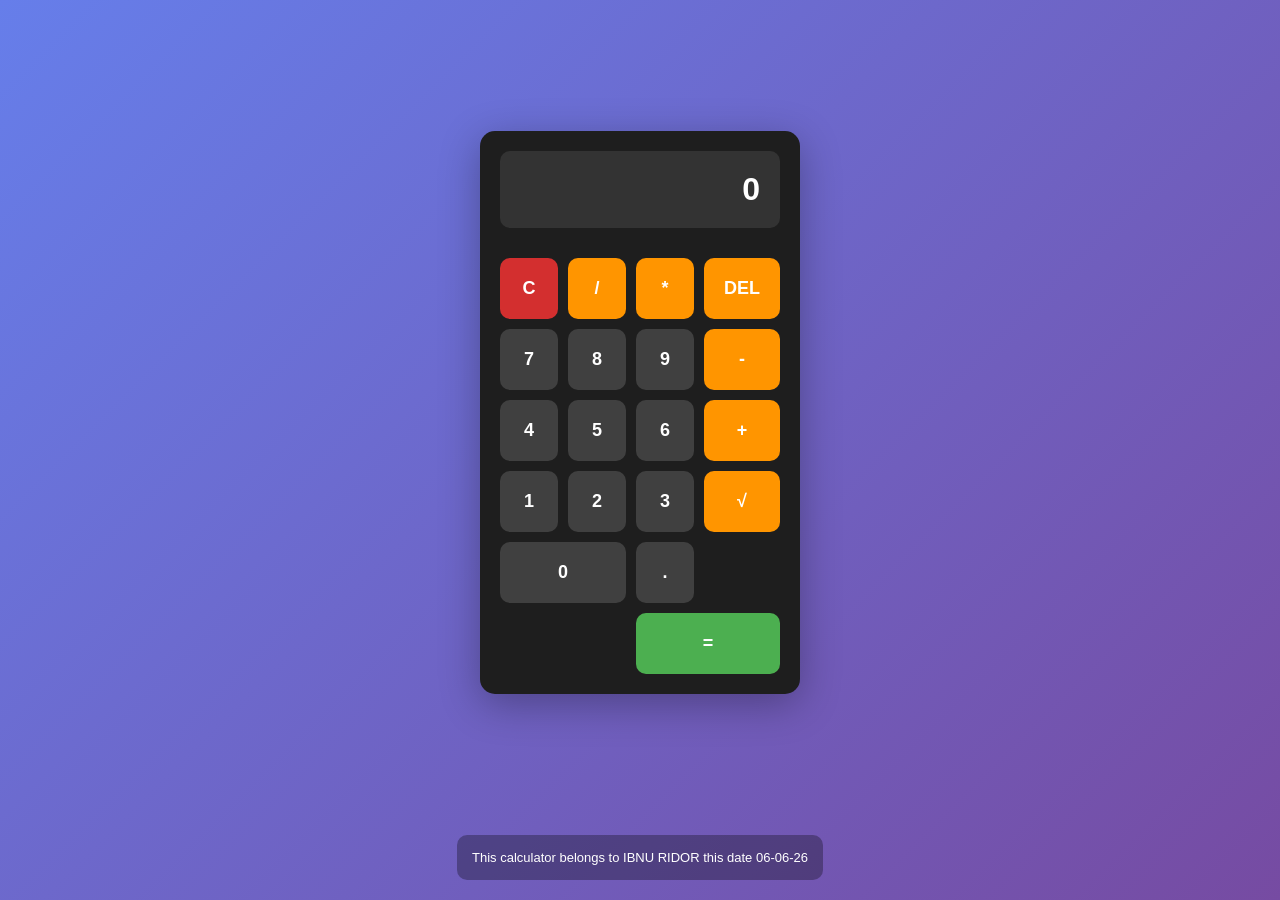
<file: BREAK ASSIGNMENT/Reflection questions/Class 10/index.html>
<!DOCTYPE html>
<html lang="en">
<head>
    <meta charset="UTF-8">
    <meta name="viewport" content="width=device-width, initial-scale=1.0">
    <title>Calculator</title>
    <link rel="stylesheet" href="style.css">
</head>
<body>
    <div class="container">
        <div class="calculator">
            <div class="display">
                <input type="text" id="display" value="0" readonly>
            </div>
            <div class="buttons">
                <button class="btn clear" onclick="clearDisplay()">C</button>
                <button class="btn operator" onclick="appendOperator('/')">/</button>
                <button class="btn operator" onclick="appendOperator('*')">*</button>
                <button class="btn operator" onclick="deleteLast()">DEL</button>

                <button class="btn" onclick="appendNumber('7')">7</button>
                <button class="btn" onclick="appendNumber('8')">8</button>
                <button class="btn" onclick="appendNumber('9')">9</button>
                <button class="btn operator" onclick="appendOperator('-')">-</button>

                <button class="btn" onclick="appendNumber('4')">4</button>
                <button class="btn" onclick="appendNumber('5')">5</button>
                <button class="btn" onclick="appendNumber('6')">6</button>
                <button class="btn operator" onclick="appendOperator('+')">+</button>

                <button class="btn" onclick="appendNumber('1')">1</button>
                <button class="btn" onclick="appendNumber('2')">2</button>
                <button class="btn" onclick="appendNumber('3')">3</button>
                <button class="btn operator" onclick="appendOperator('√')">√</button>

                <button class="btn zero" onclick="appendNumber('0')">0</button>
                <button class="btn" onclick="appendNumber('.')">.</button>
                <button class="btn equals" onclick="calculate()">=</button>
            </div>
        </div>
    </div>

    <footer class="footer">
        <p>This calculator belongs to IBNU RIDOR this date 06-06-26</p>
    </footer>

    <script src="script.js"></script>
</body>
</html>
</file>
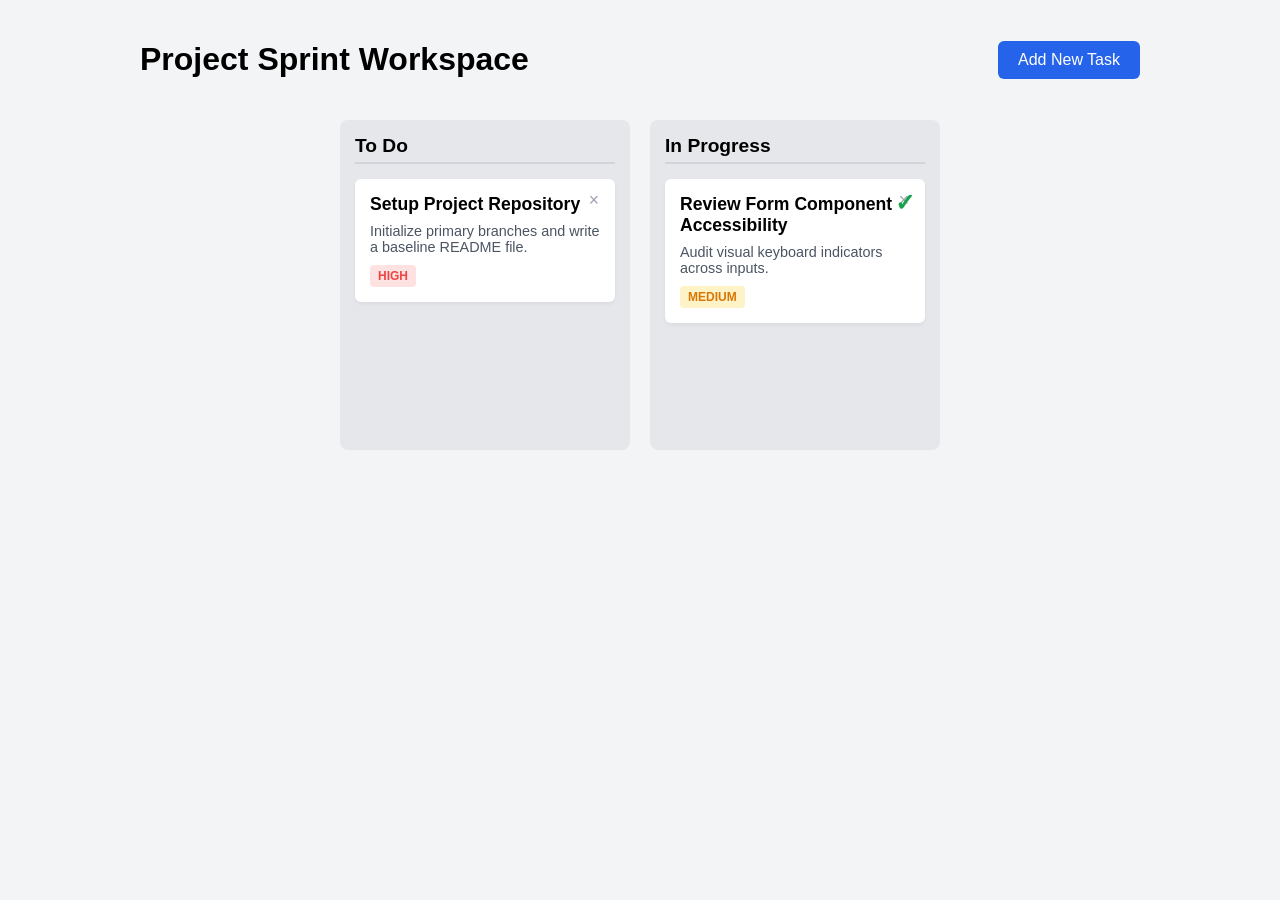
<file: BREAK ASSIGNMENT/Reflection questions/Class 15/index15.html>
<!DOCTYPE html>
<html lang="en">
<head>
  <meta charset="UTF-8">
  <meta name="viewport" content="width=device-width, initial-scale=1.0">
  <title>Kanban Workflow Board</title>
  <style>
    body { font-family: sans-serif;
         background-color: #f3f4f6; 
         margin: 0; 
         padding: 20px; }
    .kanban-header {
         max-width: 1000px;
          margin: 0 auto 20px auto;
           display: flex; 
           justify-content: space-between; 
           align-items: center; 
        }
    .add-task-btn { 
        background: #2563eb; 
        color: white;
         border: none; 
         padding: 10px 20px;
          border-radius: 6px;
           cursor: pointer; 
           font-size: 1rem; }
    .board-container {
         display: grid;
          grid-template-columns: repeat(2, 1fr);
           gap: 20px; 
           max-width: 600px; 
           margin: 0 auto; 
        }
    .column-track {
         background: #e5e7eb;
          border-radius: 8px; 
          padding: 15px;
           min-height: 300px; 
           display: flex;
            flex-direction: column;}
    .column-title { 
        font-size: 1.2rem; 
        font-weight: bold;
         margin-bottom: 15px; 
         border-bottom: 2px solid #d1d5db; 
         padding-bottom: 5px;
         }
    .task-card { 
        background: white; 
        padding: 15px;
         border-radius: 6px; 
         margin-bottom: 12px; 
         box-shadow: 0 2px 4px rgba(0,0,0,0.05);
          cursor: grab; 
          position: relative; 
        }
    .task-card:active {
         cursor: grabbing; 
        }
    .task-card h4 {
         margin: 0 0 8px 0; font-size: 1.1rem; }
    .task-card p { margin: 0 0 10px 0;
         font-size: 0.9rem; 
         color: #4b5563; 
        }
    .badge { 
        display: inline-block; 
        padding: 4px 8px;
         border-radius: 4px;
          font-size: 0.75rem; 
          font-weight: bold; 
          text-transform: uppercase; 
        }
    .priority-high { 
        background: #fee2e2; 
        color: #ef4444;
     }
    .priority-medium { 
        background: #fef3c7;
         color: #d97706; 
        }
    .priority-low { 
        background: #dcfce7; 
        color: #16a34a;
     }
    .delete-card-btn { 
        position: absolute; 
        top: 10px; 
        right: 10px; 
        background: none;
         border: none; 
         color: #9ca3af; 
         cursor: pointer;
          font-size: 1.1rem; 
        }
    .delete-card-btn:hover { 
        color: #ef4444; 
    }
    .checkmark {
        position: absolute;
        top: 10px;
        right: 10px;
        color: #16a34a;
        font-size: 1.5rem;
        font-weight: bold;
    }
    .drag-over {
         background: #d1d5db; 
         border: 2px dashed #9ca3af; 
        }
    .modal { 
        position: fixed; 
        top: 0;
         left: 0; 
         width: 100%; 
         height: 100%; 
         background: rgba(0,0,0,0.4); 
         display: flex; 
         justify-content: center; 
         align-items: center; 
        }
    .modal-content {
         background: white;
          padding: 30px; 
          border-radius: 8px; 
          width: 400px; 
          box-shadow: 0 4px 10px rgba(0,0,0,0.2); 
        }
    .modal-content label {
         display: block;
          margin-bottom: 5px; 
          font-weight: bold;
           font-size: 0.9rem;
         }
    .modal-content input, .modal-content textarea, .modal-content select { width: 100%;
         padding: 8px; 
         margin-bottom: 15px;
          border: 1px solid #ccc; 
          border-radius: 4px; 
          box-sizing: border-box;
         }
    .modal-actions { display: flex; justify-content: flex-end; gap: 10px; }
    .hidden { display: none; }
    .cancel-btn { background: #e5e7eb; border: none; padding: 8px 16px; border-radius: 4px; cursor: pointer; }
    .save-btn { background: #16a34a; color: white; border: none; padding: 8px 16px; border-radius: 4px; cursor: pointer; }
  </style>
</head>
<body>

  <header class="kanban-header">
    <h1>Project Sprint Workspace</h1>
    <button id="add-task-btn" class="add-task-btn">Add New Task</button>
  </header>

  <main class="board-container">
    <section class="column-track" data-status="todo" id="col-todo">
      <div class="column-title">To Do</div>
      <div class="cards-drop-zone" id="zone-todo"></div>
    </section>
    <section class="column-track" data-status="inprogress" id="col-inprogress">
      <div class="column-title">In Progress</div>
      <div class="cards-drop-zone" id="zone-inprogress"></div>
    </section>
  </main>

  <div id="task-modal" class="modal hidden">
    <div class="modal-content">
      <h3 id="modal-heading">Create Workflow Task</h3>
      <label for="task-title">Title</label>
      <input type="text" id="task-title" required>
      
      <label for="task-desc">Description</label>
      <textarea id="task-desc" rows="3" required></textarea>
      
      <label for="task-priority">Priority Level</label>
      <select id="task-priority">
        <option value="low">Low</option>
        <option value="medium">Medium</option>
        <option value="high">High</option>
      </select>
      
      <div class="modal-actions">
        <button id="modal-cancel" class="cancel-btn">Cancel</button>
        <button id="modal-save" class="save-btn">Save Task</button>
      </div>
    </div>
  </div>

  <script>
    let kanbanStateDataset = JSON.parse(localStorage.getItem("KANBAN_TASKS_POOL")) ?? [
      { id: "101", title: "Setup Project Repository", desc: "Initialize primary branches and write a baseline README file.", priority: "high", status: "todo" },
      { id: "102", title: "Review Form Component Accessibility", desc: "Audit visual keyboard indicators across inputs.", priority: "medium", status: "inprogress" }
    ];

    const zoneTodo = document.getElementById("zone-todo");
    const zoneInProgress = document.getElementById("zone-inprogress");
    const addTaskBtn = document.getElementById("add-task-btn");
    const taskModal = document.getElementById("task-modal");
    const modalCancel = document.getElementById("modal-cancel");
    const modalSave = document.getElementById("modal-save");

    const inputTitle = document.getElementById("task-title");
    const inputDesc = document.getElementById("task-desc");
    const inputPriority = document.getElementById("task-priority");

    const syncKanbanStorage = () => {
      localStorage.setItem("KANBAN_TASKS_POOL", JSON.stringify(kanbanStateDataset));
    };

    const buildBoardCards = () => {
      zoneTodo.innerHTML = "";
      zoneInProgress.innerHTML = "";

      kanbanStateDataset.forEach(task => {
        const card = document.createElement("div");
        card.className = "task-card";
        card.draggable = true;
        card.dataset.id = task.id;
        
        const checkmark = task.status === "inprogress" ? '<span class="checkmark">✓</span>' : '';
        
        card.innerHTML = `
          <button class="delete-card-btn" aria-label="Delete task">&times;</button>
          ${checkmark}
          <h4>${task.title}</h4>
          <p>${task.desc}</p>
          <span class="badge priority-${task.priority}">${task.priority}</span>
        `;

        card.addEventListener("dragstart", (e) => {
          e.dataTransfer.setData("text/plain", task.id);
        });

        if (task.status === "todo") zoneTodo.appendChild(card);
        if (task.status === "inprogress") zoneInProgress.appendChild(card);
      });
    };

    addTaskBtn.addEventListener("click", () => {
      taskModal.classList.remove("hidden");
    });

    modalCancel.addEventListener("click", () => {
      taskModal.classList.add("hidden");
      inputTitle.value = "";
      inputDesc.value = "";
    });

    modalSave.addEventListener("click", () => {
      if (!inputTitle.value.trim() || !inputDesc.value.trim()) return;

      const newTask = {
        id: Date.now().toString(),
        title: inputTitle.value.trim(),
        desc: inputDesc.value.trim(),
        priority: inputPriority.value,
        status: "todo"
      };

      kanbanStateDataset.push(newTask);
      syncKanbanStorage();
      buildBoardCards();
      modalCancel.click();
    });

    document.querySelectorAll(".column-track").forEach(track => {
      track.addEventListener("dragover", (e) => {
        e.preventDefault();
        track.classList.add("drag-over");
      });

      track.addEventListener("dragleave", () => {
        track.classList.remove("drag-over");
      });

      track.addEventListener("drop", (e) => {
        e.preventDefault();
        track.classList.remove("drag-over");
        const draggedTaskId = e.dataTransfer.getData("text/plain");
        const nextStatus = track.dataset.status;

        const targetTask = kanbanStateDataset.find(task => task.id === draggedTaskId);
        if (targetTask) {
          targetTask.status = nextStatus;
          syncKanbanStorage();
          buildBoardCards();
        }
      });
    });

    document.addEventListener("click", (e) => {
      if (e.target.classList.contains("delete-card-btn")) {
        const idToPurge = e.target.closest(".task-card").dataset.id;
        kanbanStateDataset = kanbanStateDataset.filter(task => task.id !== idToPurge);
        syncKanbanStorage();
        buildBoardCards();
      }
    });

    buildBoardCards();
  </script>
</body>
</html>
</file>
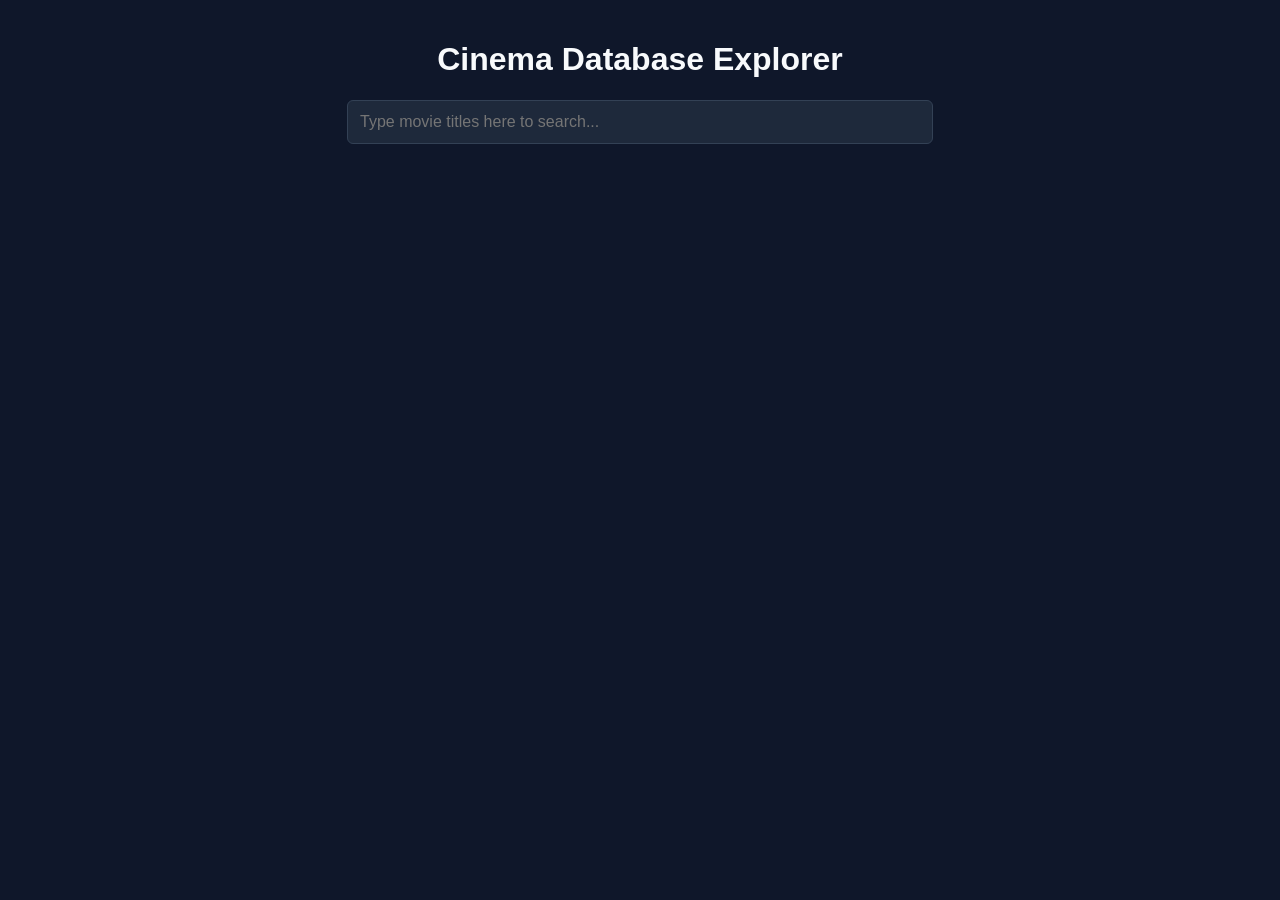
<file: BREAK ASSIGNMENT/Reflection questions/Class 17/index17.html>
<!DOCTYPE html>
<html lang="en">
<head>
  <meta charset="UTF-8">
  <meta name="viewport" content="width=device-width, initial-scale=1.0">
  <title>Cinema Catalog Engine</title>
  <style>
    body { font-family: sans-serif; margin: 0; background-color: #0f172a; color: #f8fafc; padding: 20px; }
    .search-panel { max-width: 800px; margin: 0 auto 30px auto; text-align: center; }
    .search-input { width: 70%; padding: 12px; border-radius: 6px; border: 1px solid #334155; background: #1e293b; color: white; font-size: 1rem; }
    .catalog-grid { display: grid; grid-template-columns: repeat(auto-fill, minmax(200px, 1fr)); gap: 24px; max-width: 1000px; margin: 0 auto; }
    .movie-card { background: #1e293b; border-radius: 8px; overflow: hidden; box-shadow: 0 4px 6px rgba(0,0,0,0.3); transition: transform 0.2s; cursor: pointer; }
    .movie-card:hover { transform: scale(1.03); }
    .movie-poster { width: 100%; height: 280px; object-fit: cover; background-color: #334155; }
    .movie-info { padding: 15px; }
    .movie-info h4 { margin: 0 0 8px 0; font-size: 1rem; white-space: nowrap; overflow: hidden; text-overflow: ellipsis; }
    .meta-year { font-size: 0.85rem; color: #94a3b8; }
    .alert { text-align: center; font-size: 1.2rem; color: #94a3b8; margin-top: 40px; }
    .hidden { display: none; }
  </style>
</head>
<body>

  <main class="search-panel">
    <h1>Cinema Database Explorer</h1>
    <input type="text" id="movie-search-field" class="search-input" placeholder="Type movie titles here to search...">
    <div id="status-feedback" class="alert hidden">Loading catalog data...</div>
  </main>

  <section id="catalog-display-node" class="catalog-grid"></section>

  <script>
    const searchField = document.getElementById("movie-search-field");
    const statusFeedback = document.getElementById("status-feedback");
    const catalogDisplayNode = document.getElementById("catalog-display-node");

    // Live production mock engine fallback to simulate API data responses without API key roadblocks
    const simulateMovieAPIFetch = async (queryTerm) => {
      await new Promise(resolve => setTimeout(resolve, 400)); // Simulate realistic network response delay
      
      const mockMoviesDataset = [
        { Title: "Inception Odyssey", Year: "2010", Poster: "https://images.unsplash.com/photo-1536440136628-849c177e76a1?w=400" },
        { Title: "Interstellar Horizons", Year: "2014", Poster: "https://images.unsplash.com/photo-1451187580459-43490279c0fa?w=400" },
        { Title: "The Dark Knight Sentinel", Year: "2008", Poster: "https://images.unsplash.com/photo-1478760329108-5c3ed9d495a0?w=400" },
        { Title: "The Matrix Paradigm", Year: "1999", Poster: "https://images.unsplash.com/photo-1526374965328-7f61d4dc18c5?w=400" }
      ];

      return mockMoviesDataset.filter(movie => 
        movie.Title.toLowerCase().includes(queryTerm.toLowerCase())
      );
    };

    const runCatalogLookupPipeline = async () => {
      const sanitizedQuery = searchField.value.trim();
      if (sanitizedQuery.length < 2) {
        catalogDisplayNode.innerHTML = "";
        statusFeedback.classList.add("hidden");
        return;
      }

      statusFeedback.textContent = "Loading film entries...";
      statusFeedback.classList.remove("hidden");
      catalogDisplayNode.innerHTML = "";

      try {
        const resultsList = await simulateMovieAPIFetch(sanitizedQuery);
        statusFeedback.classList.add("hidden");

        if (resultsList.length === 0) {
          statusFeedback.textContent = "No cinema records matched your search query.";
          statusFeedback.classList.remove("hidden");
          return;
        }

        resultsList.forEach(movie => {
          const card = document.createElement("div");
          card.className = "movie-card";
          card.innerHTML = `
            <img class="movie-poster" src="${movie.Poster}" alt="${movie.Title} poster graphic">
            <div class="movie-info">
              <h4>${movie.Title}</h4>
              <span class="meta-year">Release Year: ${movie.Year}</span>
            </div>
          `;
          catalogDisplayNode.appendChild(card);
        });

      } catch (err) {
        statusFeedback.textContent = "Error communicating with search servers.";
        statusFeedback.classList.remove("hidden");
      }
    };

    // Debounce Controller Engine: Prevents hitting endpoints repeatedly while typing
    let typingTimerReference = null;
    searchField.addEventListener("input", () => {
      clearTimeout(typingTimerReference);
      typingTimerReference = setTimeout(runCatalogLookupPipeline, 500);
    });
  </script>
</body>
</html>
</file>
<file: BREAK ASSIGNMENT/Reflection questions/Class 10/style.css>
* {
    margin: 0;
    padding: 0;
    box-sizing: border-box;
}

body {
    font-family: Arial, sans-serif;
    background: linear-gradient(135deg, #667eea 0%, #764ba2 100%);
    display: flex;
    flex-direction: column;
    justify-content: center;
    align-items: center;
    min-height: 100vh;
    padding: 20px;
}

.container {
    flex: 1;
    display: flex;
    justify-content: center;
    align-items: center;
}

.calculator {
    background-color: #1e1e1e;
    padding: 20px;
    border-radius: 15px;
    box-shadow: 0 10px 40px rgba(0, 0, 0, 0.3);
    width: 100%;
    max-width: 320px;
}

.display {
    margin-bottom: 20px;
}

#display {
    width: 100%;
    background-color: #333;
    color: #fff;
    border: none;
    border-radius: 10px;
    padding: 20px;
    font-size: 32px;
    text-align: right;
    font-weight: bold;
    margin-bottom: 10px;
}

.buttons {
    display: grid;
    grid-template-columns: repeat(4, 1fr);
    gap: 10px;
}

.btn {
    padding: 20px;
    border: none;
    border-radius: 10px;
    font-size: 18px;
    font-weight: bold;
    cursor: pointer;
    background-color: #404040;
    color: white;
    transition: all 0.2s;
}

.btn:hover {
    background-color: #505050;
    transform: translateY(-2px);
}

.btn:active {
    transform: translateY(0);
}

.operator {
    background-color: #ff9500;
}

.operator:hover {
    background-color: #ffb143;
}

.clear {
    background-color: #d32f2f;
    grid-column: 1 / 2;
}

.clear:hover {
    background-color: #f44336;
}

.zero {
    grid-column: 1 / 3;
}

.equals {
    background-color: #4caf50;
    grid-column: 3 / 5;
}

.equals:hover {
    background-color: #66bb6a;
}

.footer {
    background-color: rgba(0, 0, 0, 0.3);
    color: white;
    text-align: center;
    padding: 15px;
    margin-top: 30px;
    border-radius: 10px;
    font-size: 13px;
}

.footer p {
    margin: 0;
}
</file>
